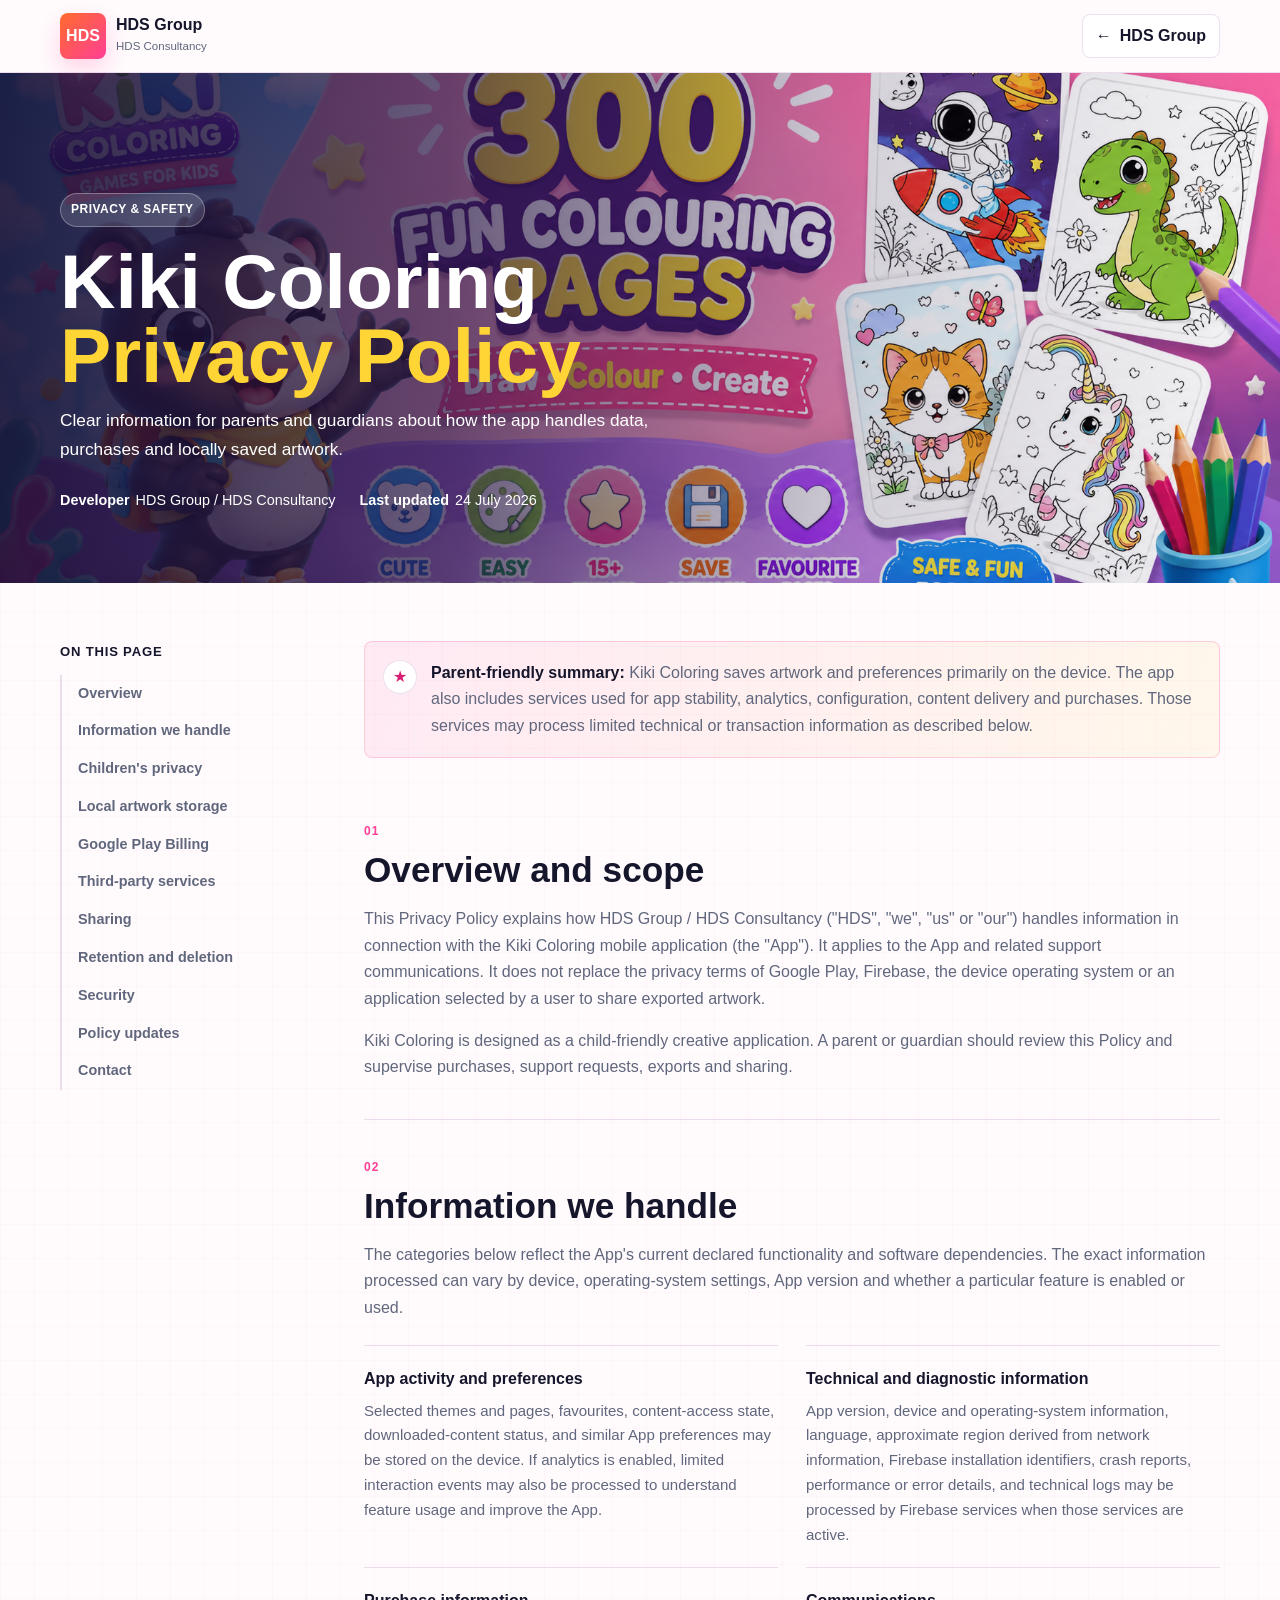
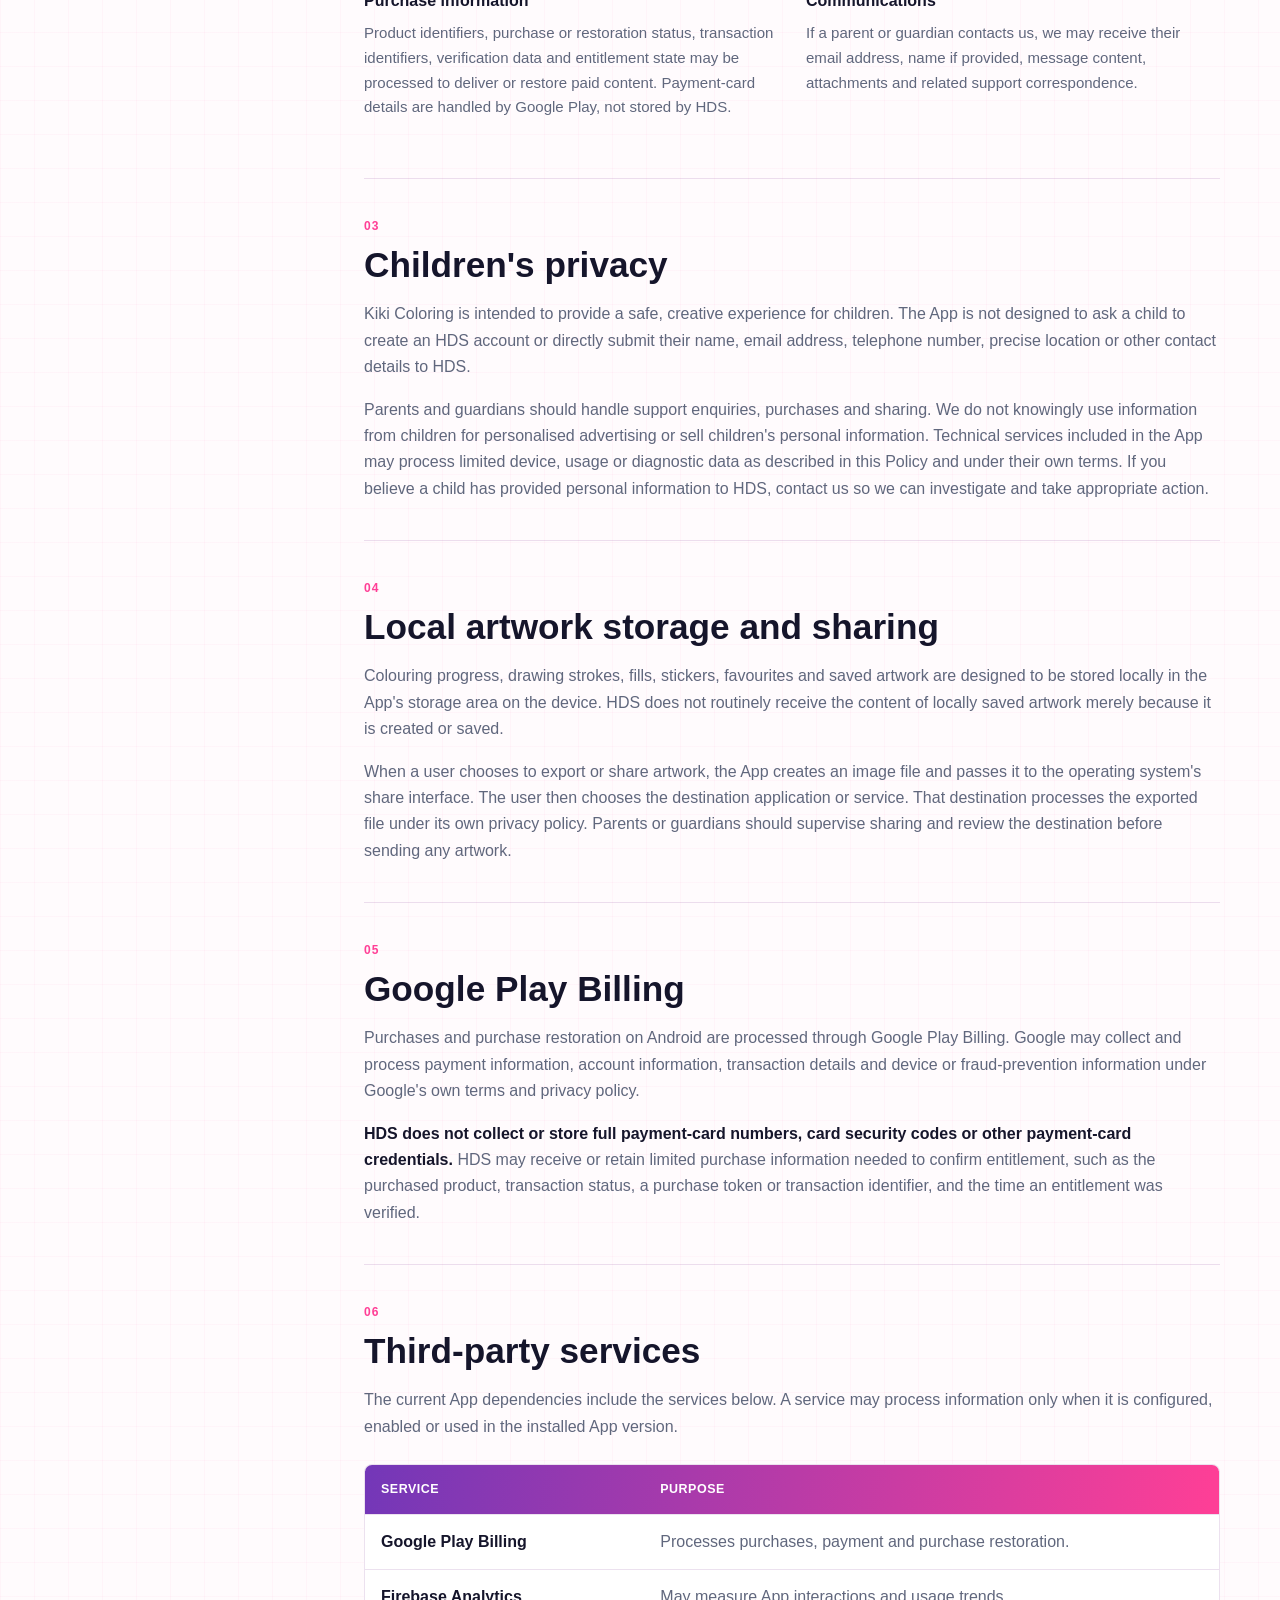
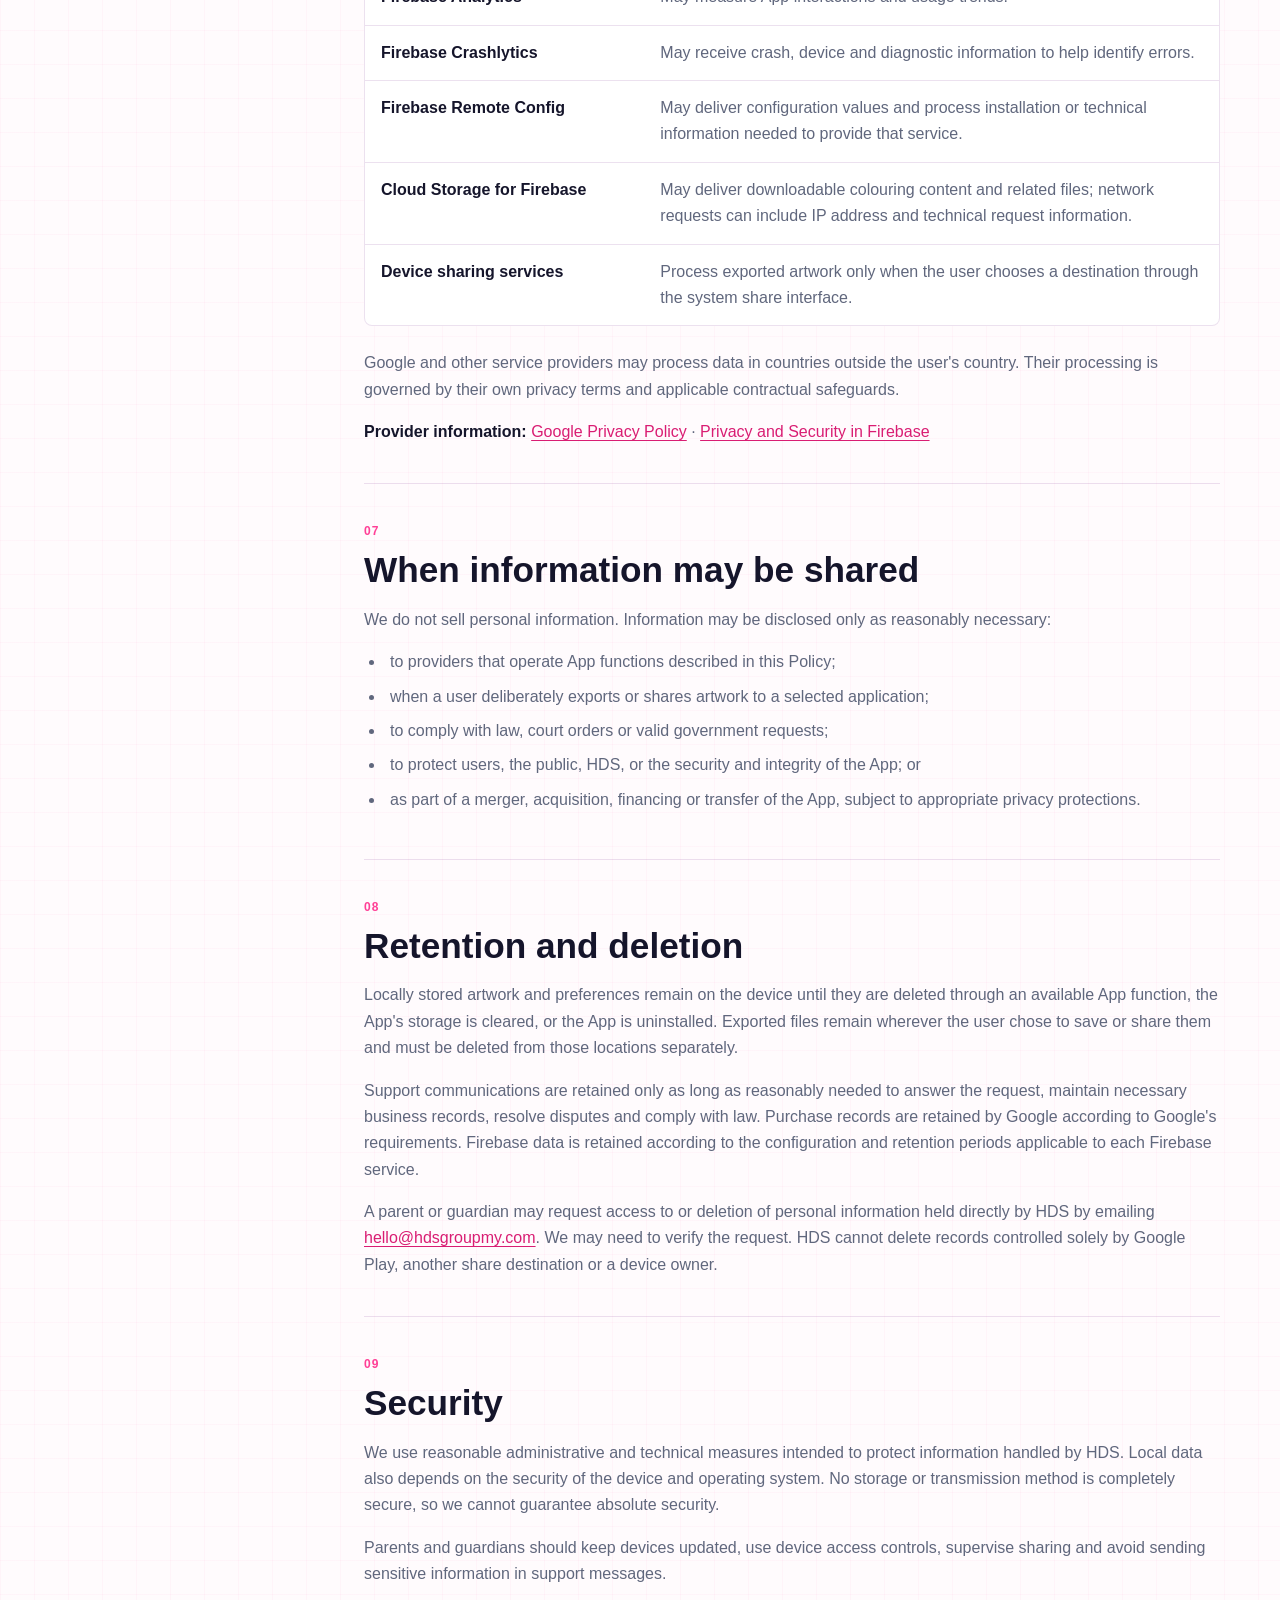
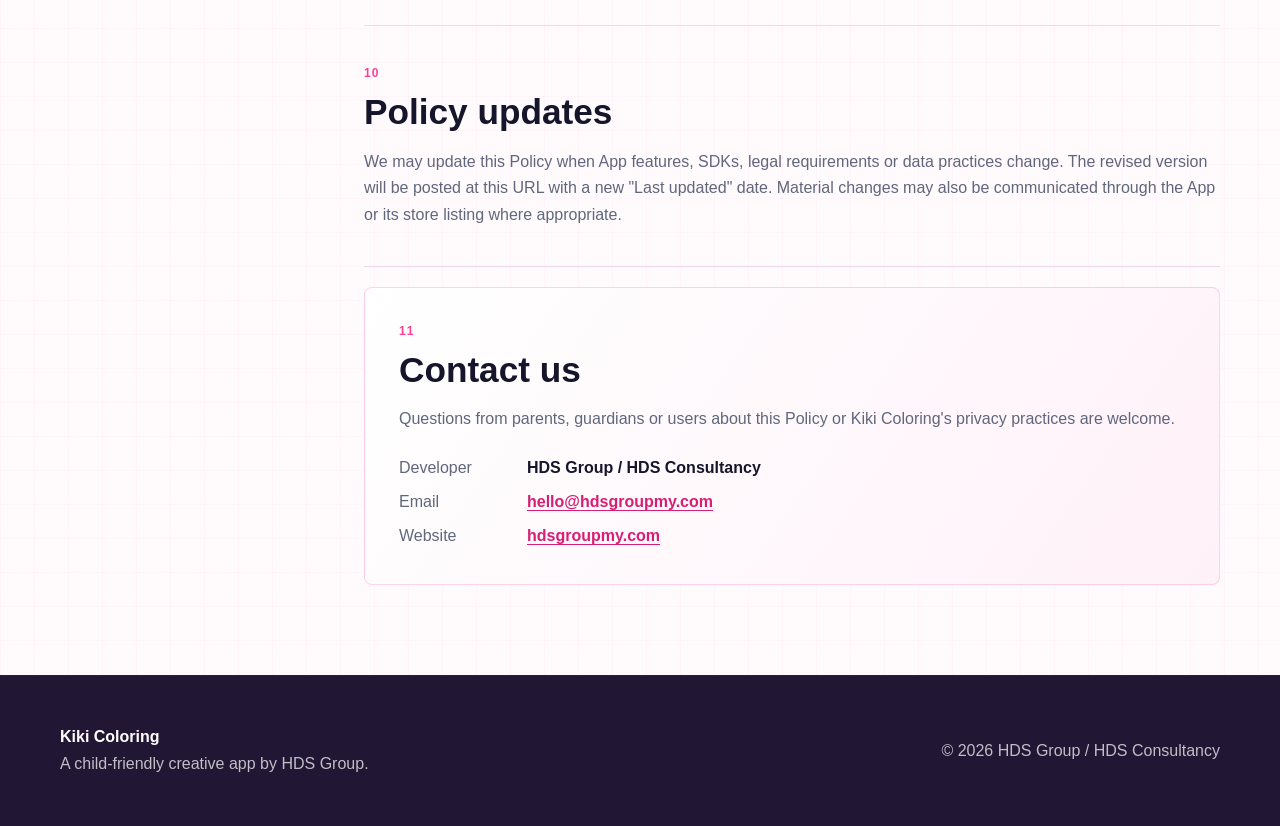
<file: mobileapp/kiki/privacy-policy/index.html>
<!DOCTYPE html>
<html lang="en">
<head>
  <meta charset="UTF-8" />
  <meta name="viewport" content="width=device-width, initial-scale=1.0" />
  <title>Kiki Coloring Privacy Policy | HDS Group</title>
  <meta name="description" content="Read the Kiki Coloring Privacy Policy from HDS Group, including information about children's privacy, local artwork storage, Google Play Billing, Firebase services, data retention and security." />
  <meta name="robots" content="index,follow" />
  <meta name="theme-color" content="#ff4f98" />
  <link rel="canonical" href="https://hdsgroupmy.com/mobileapp/kiki/privacy-policy" />
  <meta property="og:type" content="website" />
  <meta property="og:title" content="Kiki Coloring Privacy Policy" />
  <meta property="og:description" content="How HDS Group handles information in the Kiki Coloring application." />
  <meta property="og:url" content="https://hdsgroupmy.com/mobileapp/kiki/privacy-policy" />
  <meta property="og:image" content="https://hdsgroupmy.com/mobileapp/kiki/privacy-policy/kiki-feature-graphic.png" />
  <link rel="stylesheet" href="privacy-policy.css?v=1" />
  <script type="application/ld+json">
    {
      "@context": "https://schema.org",
      "@type": "WebPage",
      "name": "Kiki Coloring Privacy Policy",
      "url": "https://hdsgroupmy.com/mobileapp/kiki/privacy-policy",
      "description": "Privacy information for the Kiki Coloring application from HDS Group / HDS Consultancy.",
      "publisher": {
        "@type": "Organization",
        "name": "HDS Group / HDS Consultancy",
        "url": "https://hdsgroupmy.com"
      },
      "dateModified": "2026-07-24"
    }
  </script>
</head>
<body>
  <a class="skip-link" href="#policy-content">Skip to privacy policy</a>

  <header class="site-header">
    <div class="container header-inner">
      <a class="brand" href="https://hdsgroupmy.com" aria-label="HDS Group home">
        <span class="brand-mark" aria-hidden="true">HDS</span>
        <span><strong>HDS Group</strong><small>HDS Consultancy</small></span>
      </a>
      <a class="home-link" href="https://hdsgroupmy.com" aria-label="Return to HDS Group home">
        <span aria-hidden="true">←</span> HDS Group
      </a>
    </div>
  </header>

  <main>
    <section class="hero" aria-labelledby="page-title">
      <img class="hero-image" src="kiki-feature-graphic.png" width="1794" height="876" fetchpriority="high" alt="Kiki Coloring app featuring colourful drawing pages and child-friendly characters" />
      <div class="hero-shade" aria-hidden="true"></div>
      <div class="container hero-content">
        <span class="eyebrow">Privacy &amp; safety</span>
        <h1 id="page-title">Kiki Coloring<br /><span>Privacy Policy</span></h1>
        <p>Clear information for parents and guardians about how the app handles data, purchases and locally saved artwork.</p>
        <div class="hero-meta" aria-label="Policy details">
          <span><strong>Developer</strong> HDS Group / HDS Consultancy</span>
          <span><strong>Last updated</strong> 24 July 2026</span>
        </div>
      </div>
    </section>

    <div class="container policy-layout">
      <aside class="policy-nav" aria-label="Privacy policy contents">
        <strong>On this page</strong>
        <nav>
          <a href="#overview">Overview</a>
          <a href="#information">Information we handle</a>
          <a href="#children">Children's privacy</a>
          <a href="#artwork">Local artwork storage</a>
          <a href="#billing">Google Play Billing</a>
          <a href="#services">Third-party services</a>
          <a href="#sharing">Sharing</a>
          <a href="#retention">Retention and deletion</a>
          <a href="#security">Security</a>
          <a href="#updates">Policy updates</a>
          <a href="#contact">Contact</a>
        </nav>
      </aside>

      <article class="policy-content" id="policy-content">
        <div class="policy-intro" role="note">
          <span class="note-icon" aria-hidden="true">★</span>
          <p><strong>Parent-friendly summary:</strong> Kiki Coloring saves artwork and preferences primarily on the device. The app also includes services used for app stability, analytics, configuration, content delivery and purchases. Those services may process limited technical or transaction information as described below.</p>
        </div>

        <section id="overview">
          <span class="section-number">01</span>
          <h2>Overview and scope</h2>
          <p>This Privacy Policy explains how HDS Group / HDS Consultancy ("HDS", "we", "us" or "our") handles information in connection with the Kiki Coloring mobile application (the "App"). It applies to the App and related support communications. It does not replace the privacy terms of Google Play, Firebase, the device operating system or an application selected by a user to share exported artwork.</p>
          <p>Kiki Coloring is designed as a child-friendly creative application. A parent or guardian should review this Policy and supervise purchases, support requests, exports and sharing.</p>
        </section>

        <section id="information">
          <span class="section-number">02</span>
          <h2>Information we handle</h2>
          <p>The categories below reflect the App's current declared functionality and software dependencies. The exact information processed can vary by device, operating-system settings, App version and whether a particular feature is enabled or used.</p>

          <div class="data-list">
            <div>
              <h3>App activity and preferences</h3>
              <p>Selected themes and pages, favourites, content-access state, downloaded-content status, and similar App preferences may be stored on the device. If analytics is enabled, limited interaction events may also be processed to understand feature usage and improve the App.</p>
            </div>
            <div>
              <h3>Technical and diagnostic information</h3>
              <p>App version, device and operating-system information, language, approximate region derived from network information, Firebase installation identifiers, crash reports, performance or error details, and technical logs may be processed by Firebase services when those services are active.</p>
            </div>
            <div>
              <h3>Purchase information</h3>
              <p>Product identifiers, purchase or restoration status, transaction identifiers, verification data and entitlement state may be processed to deliver or restore paid content. Payment-card details are handled by Google Play, not stored by HDS.</p>
            </div>
            <div>
              <h3>Communications</h3>
              <p>If a parent or guardian contacts us, we may receive their email address, name if provided, message content, attachments and related support correspondence.</p>
            </div>
          </div>
        </section>

        <section id="children">
          <span class="section-number">03</span>
          <h2>Children's privacy</h2>
          <p>Kiki Coloring is intended to provide a safe, creative experience for children. The App is not designed to ask a child to create an HDS account or directly submit their name, email address, telephone number, precise location or other contact details to HDS.</p>
          <p>Parents and guardians should handle support enquiries, purchases and sharing. We do not knowingly use information from children for personalised advertising or sell children's personal information. Technical services included in the App may process limited device, usage or diagnostic data as described in this Policy and under their own terms. If you believe a child has provided personal information to HDS, contact us so we can investigate and take appropriate action.</p>
        </section>

        <section id="artwork">
          <span class="section-number">04</span>
          <h2>Local artwork storage and sharing</h2>
          <p>Colouring progress, drawing strokes, fills, stickers, favourites and saved artwork are designed to be stored locally in the App's storage area on the device. HDS does not routinely receive the content of locally saved artwork merely because it is created or saved.</p>
          <p>When a user chooses to export or share artwork, the App creates an image file and passes it to the operating system's share interface. The user then chooses the destination application or service. That destination processes the exported file under its own privacy policy. Parents or guardians should supervise sharing and review the destination before sending any artwork.</p>
        </section>

        <section id="billing">
          <span class="section-number">05</span>
          <h2>Google Play Billing</h2>
          <p>Purchases and purchase restoration on Android are processed through Google Play Billing. Google may collect and process payment information, account information, transaction details and device or fraud-prevention information under Google's own terms and privacy policy.</p>
          <p><strong>HDS does not collect or store full payment-card numbers, card security codes or other payment-card credentials.</strong> HDS may receive or retain limited purchase information needed to confirm entitlement, such as the purchased product, transaction status, a purchase token or transaction identifier, and the time an entitlement was verified.</p>
        </section>

        <section id="services">
          <span class="section-number">06</span>
          <h2>Third-party services</h2>
          <p>The current App dependencies include the services below. A service may process information only when it is configured, enabled or used in the installed App version.</p>
          <div class="service-table" role="table" aria-label="Third-party services and purposes">
            <div class="service-row service-head" role="row">
              <span role="columnheader">Service</span><span role="columnheader">Purpose</span>
            </div>
            <div class="service-row" role="row">
              <strong role="cell">Google Play Billing</strong><span role="cell">Processes purchases, payment and purchase restoration.</span>
            </div>
            <div class="service-row" role="row">
              <strong role="cell">Firebase Analytics</strong><span role="cell">May measure App interactions and usage trends.</span>
            </div>
            <div class="service-row" role="row">
              <strong role="cell">Firebase Crashlytics</strong><span role="cell">May receive crash, device and diagnostic information to help identify errors.</span>
            </div>
            <div class="service-row" role="row">
              <strong role="cell">Firebase Remote Config</strong><span role="cell">May deliver configuration values and process installation or technical information needed to provide that service.</span>
            </div>
            <div class="service-row" role="row">
              <strong role="cell">Cloud Storage for Firebase</strong><span role="cell">May deliver downloadable colouring content and related files; network requests can include IP address and technical request information.</span>
            </div>
            <div class="service-row" role="row">
              <strong role="cell">Device sharing services</strong><span role="cell">Process exported artwork only when the user chooses a destination through the system share interface.</span>
            </div>
          </div>
          <p>Google and other service providers may process data in countries outside the user's country. Their processing is governed by their own privacy terms and applicable contractual safeguards.</p>
          <p class="reference-links"><strong>Provider information:</strong> <a href="https://policies.google.com/privacy" target="_blank" rel="noopener noreferrer">Google Privacy Policy</a> · <a href="https://firebase.google.com/support/privacy/" target="_blank" rel="noopener noreferrer">Privacy and Security in Firebase</a></p>
        </section>

        <section id="sharing">
          <span class="section-number">07</span>
          <h2>When information may be shared</h2>
          <p>We do not sell personal information. Information may be disclosed only as reasonably necessary:</p>
          <ul>
            <li>to providers that operate App functions described in this Policy;</li>
            <li>when a user deliberately exports or shares artwork to a selected application;</li>
            <li>to comply with law, court orders or valid government requests;</li>
            <li>to protect users, the public, HDS, or the security and integrity of the App; or</li>
            <li>as part of a merger, acquisition, financing or transfer of the App, subject to appropriate privacy protections.</li>
          </ul>
        </section>

        <section id="retention">
          <span class="section-number">08</span>
          <h2>Retention and deletion</h2>
          <p>Locally stored artwork and preferences remain on the device until they are deleted through an available App function, the App's storage is cleared, or the App is uninstalled. Exported files remain wherever the user chose to save or share them and must be deleted from those locations separately.</p>
          <p>Support communications are retained only as long as reasonably needed to answer the request, maintain necessary business records, resolve disputes and comply with law. Purchase records are retained by Google according to Google's requirements. Firebase data is retained according to the configuration and retention periods applicable to each Firebase service.</p>
          <p>A parent or guardian may request access to or deletion of personal information held directly by HDS by emailing <a href="mailto:hello@hdsgroupmy.com">hello@hdsgroupmy.com</a>. We may need to verify the request. HDS cannot delete records controlled solely by Google Play, another share destination or a device owner.</p>
        </section>

        <section id="security">
          <span class="section-number">09</span>
          <h2>Security</h2>
          <p>We use reasonable administrative and technical measures intended to protect information handled by HDS. Local data also depends on the security of the device and operating system. No storage or transmission method is completely secure, so we cannot guarantee absolute security.</p>
          <p>Parents and guardians should keep devices updated, use device access controls, supervise sharing and avoid sending sensitive information in support messages.</p>
        </section>

        <section id="updates">
          <span class="section-number">10</span>
          <h2>Policy updates</h2>
          <p>We may update this Policy when App features, SDKs, legal requirements or data practices change. The revised version will be posted at this URL with a new "Last updated" date. Material changes may also be communicated through the App or its store listing where appropriate.</p>
        </section>

        <section class="contact-section" id="contact">
          <span class="section-number">11</span>
          <h2>Contact us</h2>
          <p>Questions from parents, guardians or users about this Policy or Kiki Coloring's privacy practices are welcome.</p>
          <div class="contact-details">
            <span>Developer</span><strong>HDS Group / HDS Consultancy</strong>
            <span>Email</span><a href="mailto:hello@hdsgroupmy.com">hello@hdsgroupmy.com</a>
            <span>Website</span><a href="https://hdsgroupmy.com">hdsgroupmy.com</a>
          </div>
        </section>
      </article>
    </div>
  </main>

  <footer>
    <div class="container footer-inner">
      <p><strong>Kiki Coloring</strong><br />A child-friendly creative app by HDS Group.</p>
      <p>© 2026 HDS Group / HDS Consultancy</p>
    </div>
  </footer>
</body>
</html>
</file>
<file: mobileapp/kiki/privacy-policy/privacy-policy.css>
:root {
  --ink: #15152b;
  --muted: #60677d;
  --pink: #ff3f96;
  --pink-dark: #d91d73;
  --orange: #ff6b2c;
  --purple: #7337b8;
  --blue: #22aef4;
  --line: rgba(120, 48, 143, .14);
  --surface: #ffffff;
  --soft: #fff6fa;
  --container: 1160px;
}

* { box-sizing: border-box; }
html { scroll-behavior: smooth; scroll-padding-top: 92px; }
body {
  margin: 0;
  color: var(--ink);
  background:
    linear-gradient(rgba(255, 63, 150, .035) 1px, transparent 1px),
    linear-gradient(90deg, rgba(255, 63, 150, .035) 1px, transparent 1px),
    #fffbfd;
  background-size: 34px 34px;
  font-family: Roboto, Arial, Helvetica, sans-serif;
  font-size: 16px;
  line-height: 1.65;
}

a { color: var(--pink-dark); text-decoration-thickness: 1px; text-underline-offset: 3px; }
img { display: block; max-width: 100%; }
.container { width: min(var(--container), calc(100% - 40px)); margin-inline: auto; }

.skip-link {
  position: fixed;
  z-index: 100;
  top: 10px;
  left: 10px;
  padding: 10px 14px;
  color: #fff;
  background: var(--ink);
  border-radius: 6px;
  transform: translateY(-160%);
}
.skip-link:focus { transform: none; }

.site-header {
  position: sticky;
  z-index: 40;
  top: 0;
  border-bottom: 1px solid var(--line);
  background: rgba(255, 251, 253, .92);
  backdrop-filter: blur(16px);
}
.header-inner { min-height: 72px; display: flex; align-items: center; justify-content: space-between; gap: 20px; }
.brand { display: inline-flex; align-items: center; gap: 10px; color: var(--ink); text-decoration: none; }
.brand-mark {
  display: grid;
  width: 46px;
  height: 46px;
  place-items: center;
  color: #fff;
  background: linear-gradient(135deg, var(--orange), var(--pink));
  border-radius: 8px;
  box-shadow: 0 10px 24px rgba(255, 63, 150, .22);
  font-weight: 900;
  letter-spacing: 0;
}
.brand strong, .brand small { display: block; }
.brand strong { font-size: 1rem; line-height: 1.1; }
.brand small { margin-top: 3px; color: var(--muted); font-size: .72rem; }
.home-link {
  display: inline-flex;
  min-height: 42px;
  align-items: center;
  gap: 8px;
  padding: 8px 13px;
  color: var(--ink);
  background: var(--surface);
  border: 1px solid var(--line);
  border-radius: 8px;
  text-decoration: none;
  font-weight: 700;
}

.hero { position: relative; min-height: 510px; display: grid; align-items: end; overflow: hidden; background: #68359a; }
.hero-image { position: absolute; inset: 0; width: 100%; height: 100%; object-fit: cover; object-position: center; }
.hero-shade { position: absolute; inset: 0; background: linear-gradient(90deg, rgba(25, 16, 53, .91) 0%, rgba(40, 21, 67, .70) 35%, rgba(31, 19, 57, .18) 68%, rgba(31, 19, 57, .04) 100%); }
.hero-content { position: relative; z-index: 2; padding-block: 70px; color: #fff; }
.eyebrow {
  display: inline-flex;
  padding: 6px 10px;
  color: #fff;
  background: rgba(255, 255, 255, .14);
  border: 1px solid rgba(255, 255, 255, .30);
  border-radius: 999px;
  font-size: .75rem;
  font-weight: 800;
  letter-spacing: .04em;
  text-transform: uppercase;
}
.hero h1 { max-width: 650px; margin: 18px 0 14px; font-size: clamp(2.7rem, 6vw, 5.25rem); line-height: .96; letter-spacing: 0; }
.hero h1 span { color: #ffd536; }
.hero-content > p { max-width: 640px; margin: 0; font-size: 1.08rem; line-height: 1.65; }
.hero-meta { display: flex; flex-wrap: wrap; gap: 10px 24px; margin-top: 26px; font-size: .9rem; }
.hero-meta span { display: inline-flex; gap: 6px; }

.policy-layout { display: grid; grid-template-columns: 250px minmax(0, 1fr); gap: 54px; padding-block: 58px 90px; }
.policy-nav { position: sticky; top: 102px; align-self: start; }
.policy-nav > strong { display: block; margin-bottom: 12px; font-size: .82rem; text-transform: uppercase; letter-spacing: .06em; }
.policy-nav nav { display: grid; border-left: 2px solid var(--line); }
.policy-nav a { padding: 7px 0 7px 16px; color: var(--muted); text-decoration: none; font-size: .9rem; font-weight: 600; }
.policy-nav a:hover, .policy-nav a:focus-visible { color: var(--pink-dark); border-left: 2px solid var(--pink); margin-left: -2px; }

.policy-content { min-width: 0; }
.policy-intro {
  display: grid;
  grid-template-columns: auto minmax(0, 1fr);
  gap: 14px;
  align-items: start;
  margin-bottom: 26px;
  padding: 18px;
  border: 1px solid rgba(255, 63, 150, .22);
  border-radius: 8px;
  background: linear-gradient(110deg, rgba(255, 63, 150, .09), rgba(255, 213, 54, .09));
}
.policy-intro p { margin: 0; }
.note-icon { display: grid; width: 34px; height: 34px; place-items: center; color: var(--pink-dark); background: #fff; border: 1px solid var(--line); border-radius: 50%; }
.policy-content > section { position: relative; padding: 38px 0; border-bottom: 1px solid var(--line); }
.policy-content > section:last-child { border-bottom: 0; }
.section-number { display: block; margin-bottom: 8px; color: var(--pink); font-size: .75rem; font-weight: 900; letter-spacing: .08em; }
.policy-content h2 { margin: 0 0 16px; font-size: clamp(1.55rem, 3vw, 2.2rem); line-height: 1.15; letter-spacing: 0; }
.policy-content h3 { margin: 0 0 6px; font-size: 1rem; }
.policy-content p { margin: 0 0 16px; color: var(--muted); }
.policy-content p:last-child { margin-bottom: 0; }
.policy-content ul { margin: 0; padding-left: 21px; color: var(--muted); }
.policy-content li { margin: 8px 0; padding-left: 5px; }
.policy-content strong { color: var(--ink); }

.data-list { display: grid; grid-template-columns: repeat(2, minmax(0, 1fr)); gap: 0 28px; margin-top: 24px; }
.data-list > div { padding: 20px 0; border-top: 1px solid var(--line); }
.data-list p { font-size: .94rem; }
.service-table { margin: 24px 0; overflow: hidden; border: 1px solid var(--line); border-radius: 8px; background: var(--surface); }
.service-row { display: grid; grid-template-columns: minmax(170px, .65fr) minmax(0, 1.35fr); gap: 18px; padding: 14px 16px; border-top: 1px solid var(--line); }
.service-row:first-child { border-top: 0; }
.service-head { color: #fff; background: linear-gradient(100deg, var(--purple), var(--pink)); font-size: .78rem; font-weight: 800; text-transform: uppercase; letter-spacing: .04em; }
.service-row span { color: var(--muted); }
.service-head span { color: #fff; }

.contact-section { margin-top: 20px; padding: 34px !important; border: 1px solid rgba(255, 63, 150, .22) !important; border-radius: 8px; background: linear-gradient(125deg, #fff, #fff1f8); }
.contact-details { display: grid; grid-template-columns: 110px minmax(0, 1fr); gap: 8px 18px; margin-top: 22px; }
.contact-details span { color: var(--muted); }
.contact-details a { font-weight: 700; overflow-wrap: anywhere; }

footer { border-top: 1px solid var(--line); background: #211633; color: #fff; }
.footer-inner { min-height: 150px; display: flex; align-items: center; justify-content: space-between; gap: 30px; }
.footer-inner p { margin: 0; color: rgba(255, 255, 255, .72); }
.footer-inner strong { color: #fff; }

@media (max-width: 900px) {
  .hero { min-height: 470px; }
  .hero-image { object-position: 56% center; }
  .hero-shade { background: linear-gradient(90deg, rgba(28, 17, 52, .90), rgba(35, 18, 60, .56) 58%, rgba(35, 18, 60, .12)); }
  .policy-layout { grid-template-columns: 1fr; gap: 30px; padding-top: 36px; }
  .policy-nav { position: static; overflow: hidden; }
  .policy-nav nav { display: flex; gap: 8px; overflow-x: auto; padding-bottom: 10px; border-left: 0; scrollbar-width: thin; }
  .policy-nav a { flex: 0 0 auto; padding: 8px 11px; border: 1px solid var(--line); border-radius: 999px; background: #fff; }
  .policy-nav a:hover, .policy-nav a:focus-visible { margin-left: 0; border-left: 1px solid var(--pink); }
}

@media (max-width: 620px) {
  .container { width: min(100% - 28px, var(--container)); }
  .header-inner { min-height: 64px; }
  .brand-mark { width: 40px; height: 40px; font-size: .86rem; }
  .brand small { display: none; }
  .home-link { width: 42px; padding: 8px; justify-content: center; font-size: 0; }
  .home-link span { font-size: 1.2rem; }
  .hero { min-height: 530px; align-items: end; }
  .hero-image { object-position: 67% center; }
  .hero-shade { background: linear-gradient(180deg, rgba(30, 17, 55, .12), rgba(30, 17, 55, .38) 38%, rgba(30, 17, 55, .94) 76%); }
  .hero-content { padding-block: 42px; }
  .hero h1 { max-width: 420px; font-size: clamp(2.45rem, 13vw, 3.6rem); }
  .hero-content > p { font-size: .98rem; }
  .hero-meta { display: grid; gap: 6px; }
  .policy-layout { width: 100%; padding: 28px 14px 64px; }
  .policy-nav > strong { padding-left: 2px; }
  .policy-content > section { padding: 30px 0; }
  .policy-intro { grid-template-columns: 1fr; }
  .data-list { grid-template-columns: 1fr; }
  .service-row { grid-template-columns: 1fr; gap: 4px; padding: 13px; }
  .service-head { display: none; }
  .contact-section { padding: 24px 18px !important; }
  .contact-details { grid-template-columns: 1fr; gap: 2px; }
  .contact-details strong, .contact-details a { margin-bottom: 10px; }
  .footer-inner { min-height: 170px; align-items: flex-start; flex-direction: column; justify-content: center; gap: 14px; }
}

@media (prefers-reduced-motion: reduce) {
  html { scroll-behavior: auto; }
}
</file>
